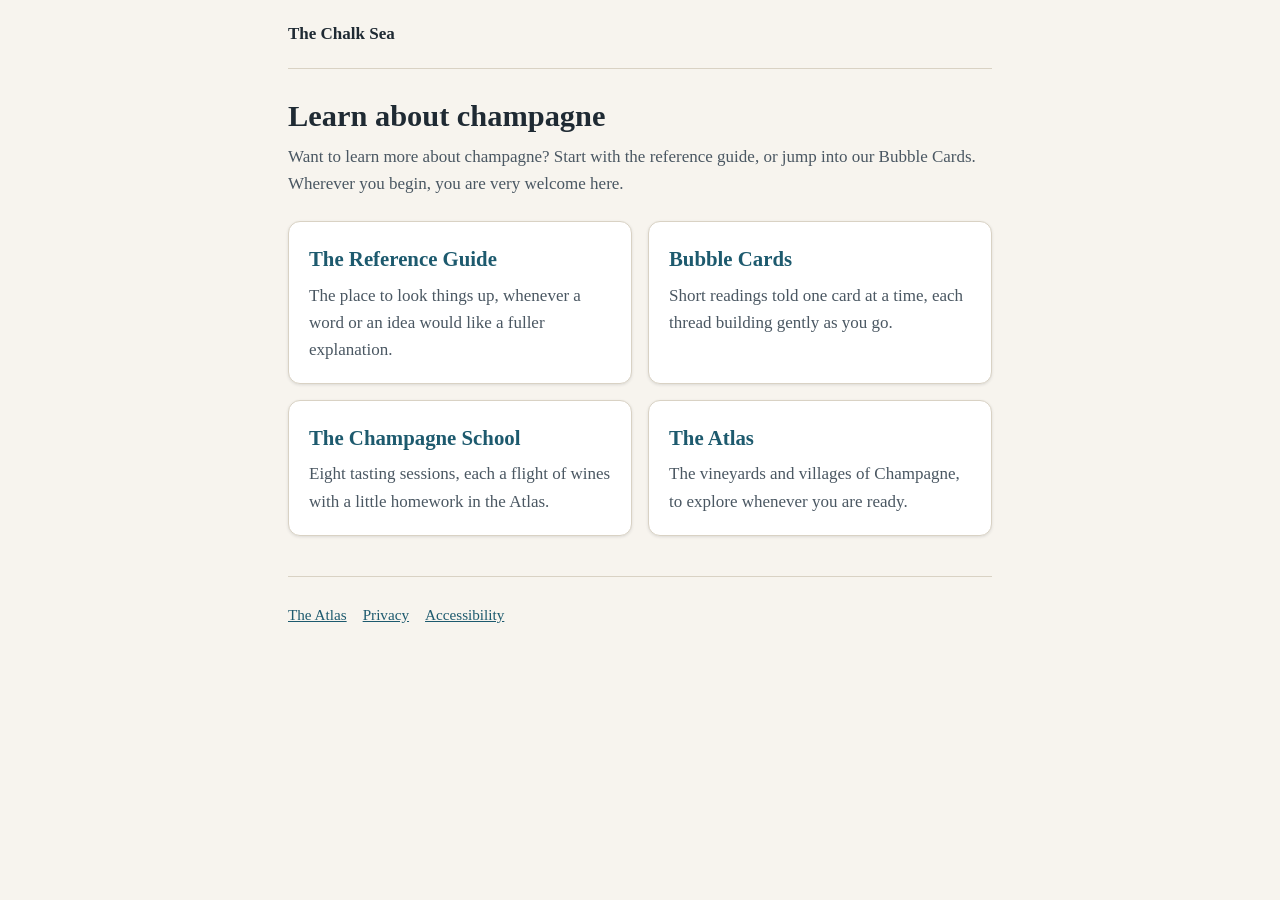
<file: TheJG Studio/champagne-atlas/learn/index.html>
<!doctype html>
<html lang="en">
<head>
<meta charset="utf-8">
<meta name="viewport" content="width=device-width, initial-scale=1">
<title>Learn Champagne · The Chalk Sea</title>
<meta name="description" content="Want to learn more about champagne? Start with the reference guide, or jump into our Bubble Cards.">
<link rel="stylesheet" href="cards/reader.css?v=b30a8cc6f4">
<style>
  .doors { list-style: none; margin: 0; padding: 0; display: grid; gap: 16px; grid-template-columns: repeat(auto-fit, minmax(16rem, 1fr)); }
  .doors a {
    display: block; min-height: 44px; padding: 20px; height: 100%;
    background: var(--surface); border: 1px solid var(--line); border-radius: 12px;
    color: var(--ink); text-decoration: none; box-shadow: var(--shadow);
  }
  .doors a:hover { border-color: var(--accent); }
  .doors h2 { margin: 0 0 6px; font-size: 1.3rem; color: var(--accent); }
  .doors p { margin: 0; color: var(--ink-soft); }
</style>
</head>
<body>
<a class="skip" href="#main">Skip to the main content</a>
<div class="wrap">
  <header class="site">
    <a class="home" href="/">The Chalk Sea</a>
  </header>

  <main id="main">
    <h1>Learn about champagne</h1>
    <p class="lede">Want to learn more about champagne? Start with the reference guide, or jump into our Bubble Cards. Wherever you begin, you are very welcome here.</p>

    <ul class="doors">
      <li><a href="/guide.html">
        <h2>The Reference Guide</h2>
        <p>The place to look things up, whenever a word or an idea would like a fuller explanation.</p>
      </a></li>
      <li><a href="cards/">
        <h2>Bubble Cards</h2>
        <p>Short readings told one card at a time, each thread building gently as you go.</p>
      </a></li>
      <li><a href="/school.html">
        <h2>The Champagne School</h2>
        <p>Eight tasting sessions, each a flight of wines with a little homework in the Atlas.</p>
      </a></li>
      <li><a href="/">
        <h2>The Atlas</h2>
        <p>The vineyards and villages of Champagne, to explore whenever you are ready.</p>
      </a></li>
    </ul>
  </main>

  <footer class="site">
    <ul>
      <li><a href="/">The Atlas</a></li>
      <li><a href="/privacy.html">Privacy</a></li>
      <li><a href="/accessibility.html">Accessibility</a></li>
    </ul>
  </footer>
</div>
</body>
</html>
</file>
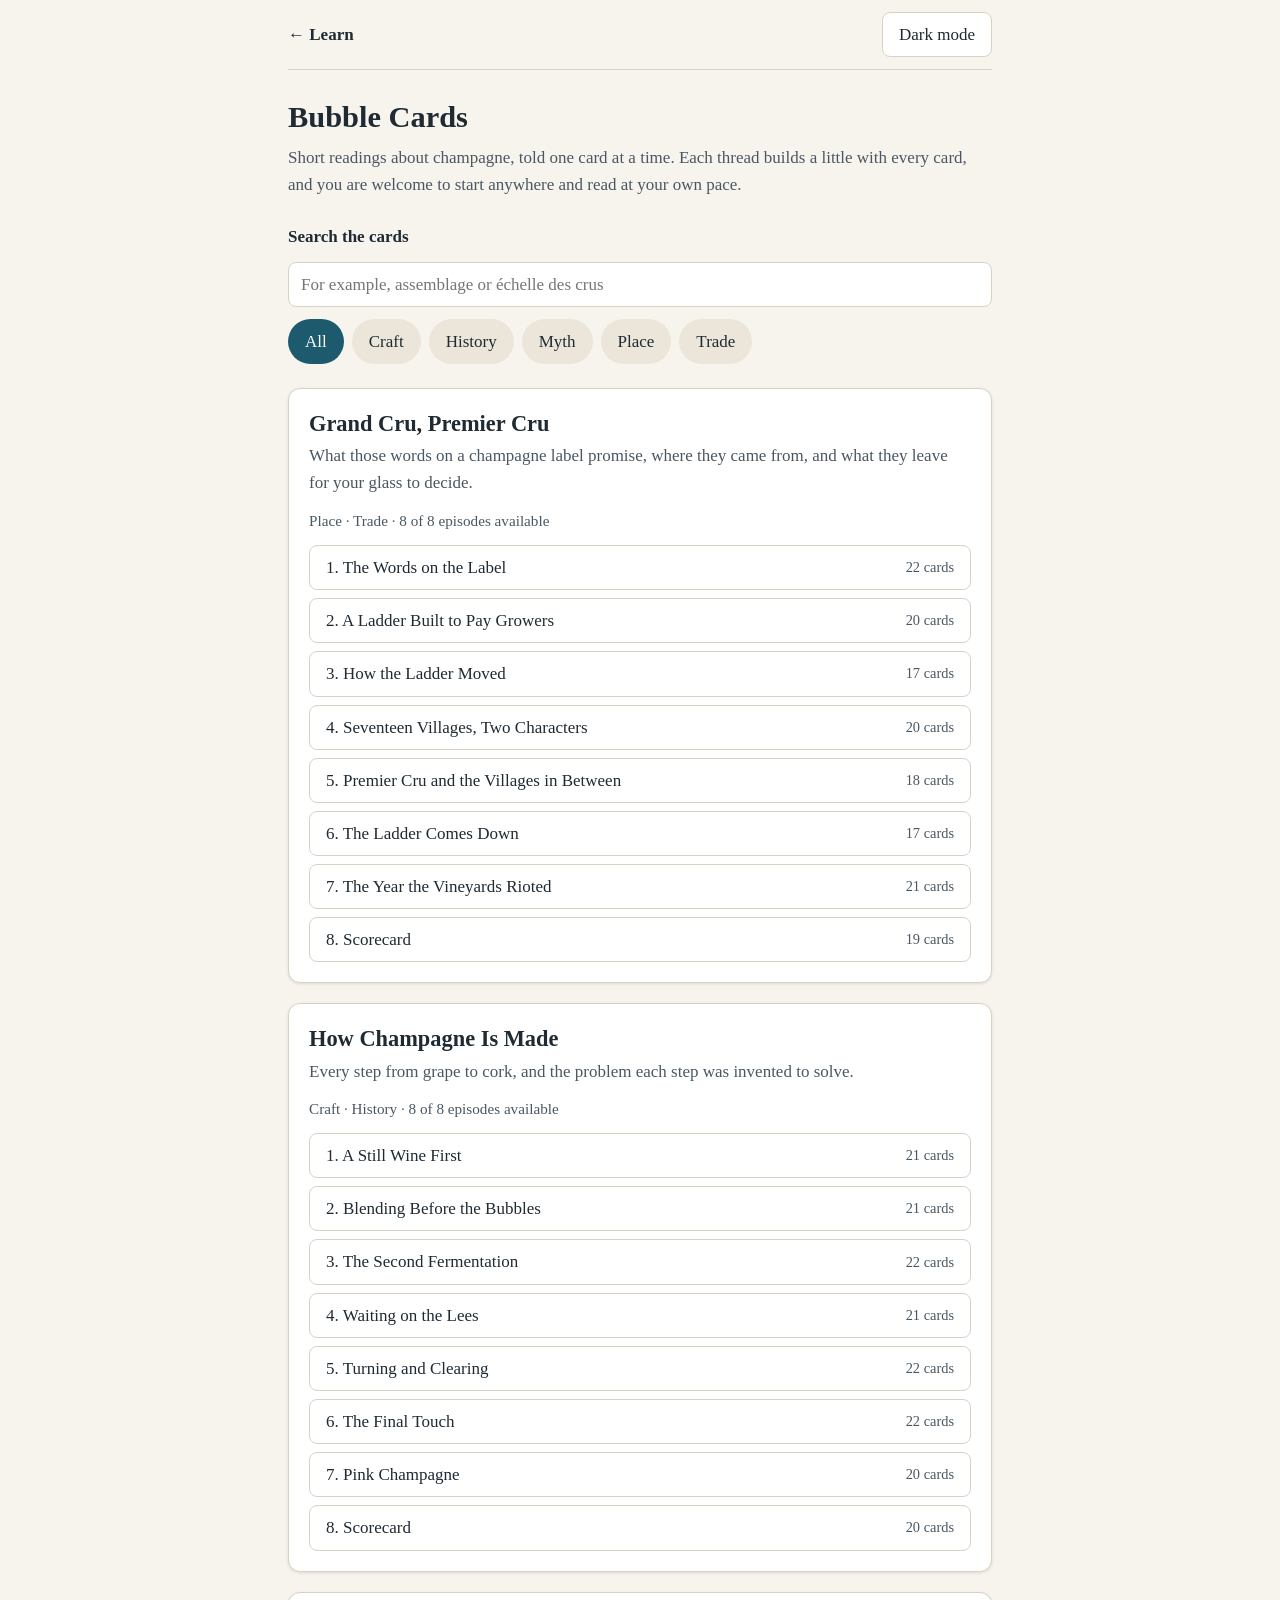
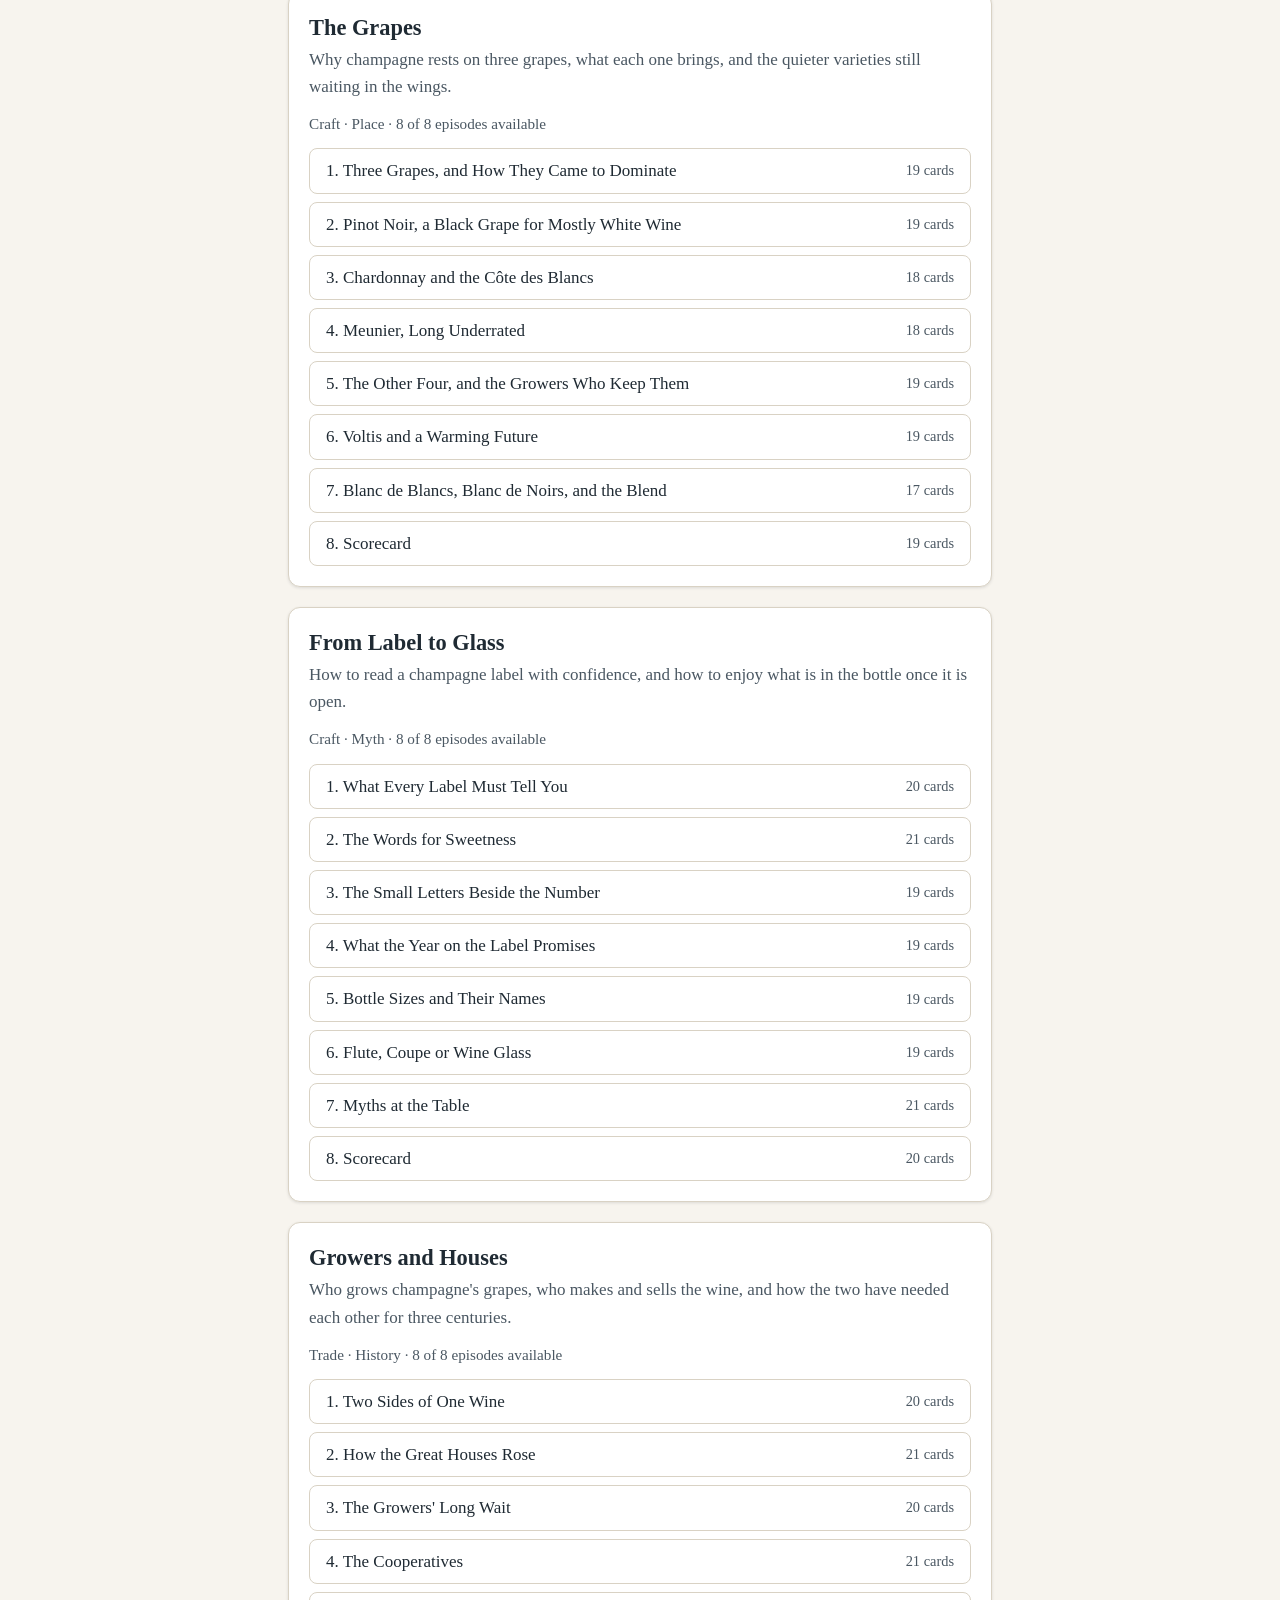
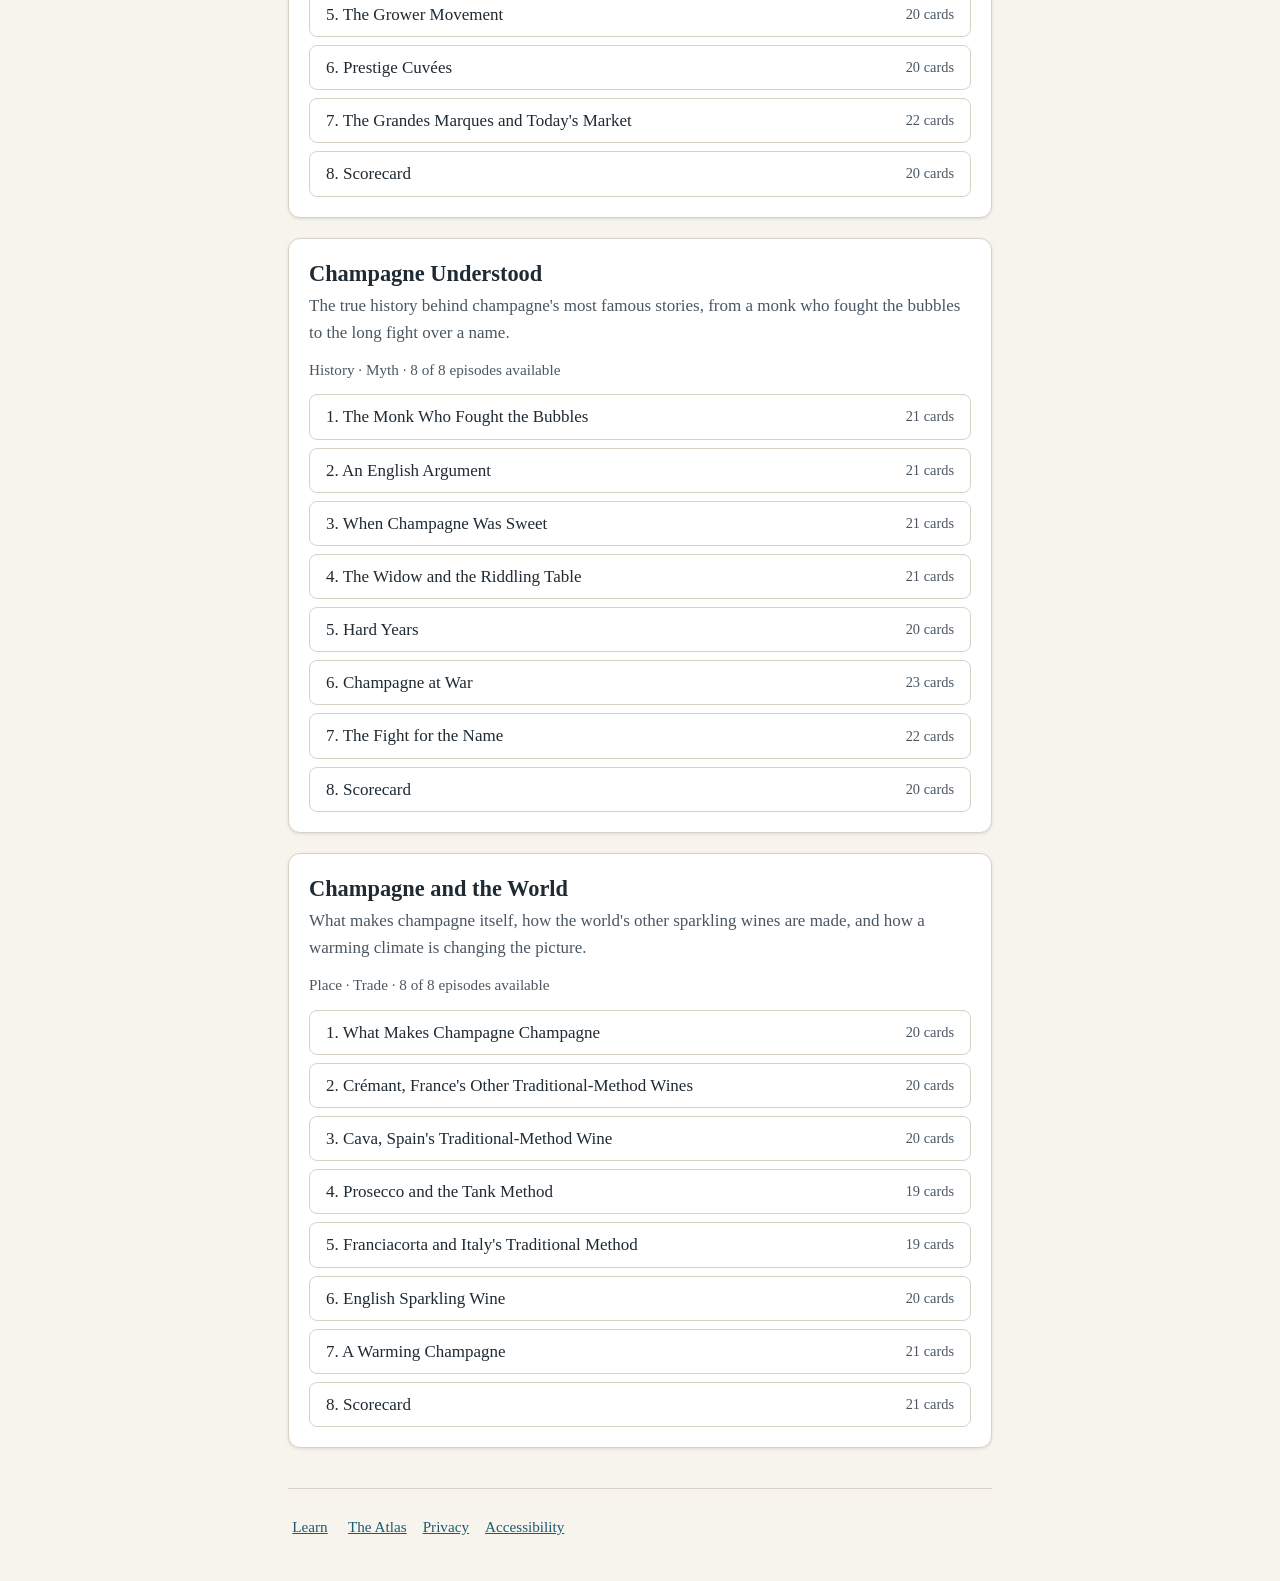
<file: TheJG Studio/champagne-atlas/learn/cards/index.html>
<!doctype html>
<html lang="en">
<head>
<meta charset="utf-8">
<meta name="viewport" content="width=device-width, initial-scale=1">
<title>Bubble Cards · The Chalk Sea</title>
<meta name="description" content="Short, connected readings about champagne, one card at a time.">
<link rel="stylesheet" href="reader.css?v=b30a8cc6f4">
</head>
<body>
<a class="skip" href="#main">Skip to the cards</a>
<div class="wrap">
  <header class="site">
    <a class="home" href="/learn/">← Learn</a>
    <button type="button" id="theme" aria-pressed="false">Dark mode</button>
  </header>

  <main id="main">
    <h1 id="main-title">Bubble Cards</h1>
    <p class="lede">Short readings about champagne, told one card at a time. Each thread builds a little with every card, and you are welcome to start anywhere and read at your own pace.</p>

    <div class="tools" role="search">
      <label for="q">Search the cards</label>
      <input type="search" id="q" autocomplete="off" placeholder="For example, assemblage or échelle des crus">
      <ul class="chips" id="chips" aria-label="Filter by topic"></ul>
    </div>

    <p id="status" class="visually-hidden" aria-live="polite"></p>
    <p id="empty" class="empty" hidden>Nothing matches that search yet. Try a different word, or choose All.</p>
    <div id="library"></div>
  </main>

  <footer class="site">
    <ul>
      <li><a href="/learn/">Learn</a></li>
      <li><a href="/">The Atlas</a></li>
      <li><a href="/privacy.html">Privacy</a></li>
      <li><a href="/accessibility.html">Accessibility</a></li>
    </ul>
  </footer>
</div>

<dialog id="reader" aria-labelledby="r-title" aria-describedby="r-card">
  <div class="r-head">
    <div>
      <p class="r-thread" id="r-thread"></p>
      <h2 id="r-title"></h2>
    </div>
    <button type="button" id="close" aria-label="Close the cards">Close</button>
  </div>
  <div class="r-bar" aria-hidden="true"><span id="r-bar"></span></div>
  <div class="r-card" id="r-card" aria-live="polite"></div>
  <p class="r-count" id="r-count"></p>
  <div class="r-foot">
    <button type="button" id="prev">Previous</button>
    <button type="button" id="next" class="primary">Next card</button>
  </div>
</dialog>

<script src="reader.js?v=a29e742281"></script>
</body>
</html>
</file>
<file: TheJG Studio/champagne-atlas/learn/cards/reader.css>
/* Bubble Cards reader. Static, no third-party requests. */
:root {
  --bg: #f7f4ee;
  --surface: #ffffff;
  --ink: #1f2a33;
  --ink-soft: #4a5762;
  --line: #d9d2c4;
  --accent: #1d5a6e;
  --accent-ink: #ffffff;
  --chip: #ece6da;
  --focus: #0b4f9c;
  --progress: #1d5a6e;
  --shadow: 0 1px 3px rgba(31, 42, 51, 0.12);
  color-scheme: light;
}
@media (prefers-color-scheme: dark) {
  :root:not([data-theme="light"]) {
    --bg: #121a20;
    --surface: #1b252d;
    --ink: #ece8e0;
    --ink-soft: #b4bcc3;
    --line: #34424d;
    --accent: #7cc3d6;
    --accent-ink: #0d1a20;
    --chip: #26333c;
    --focus: #9fd2ff;
    --progress: #7cc3d6;
    --shadow: none;
    color-scheme: dark;
  }
}
:root[data-theme="dark"] {
  --bg: #121a20;
  --surface: #1b252d;
  --ink: #ece8e0;
  --ink-soft: #b4bcc3;
  --line: #34424d;
  --accent: #7cc3d6;
  --accent-ink: #0d1a20;
  --chip: #26333c;
  --focus: #9fd2ff;
  --progress: #7cc3d6;
  --shadow: none;
  color-scheme: dark;
}

* { box-sizing: border-box; }
html { -webkit-text-size-adjust: 100%; }
body {
  margin: 0;
  background: var(--bg);
  color: var(--ink);
  font-family: Georgia, "Iowan Old Style", "Palatino Linotype", serif;
  font-size: 1.0625rem;
  line-height: 1.6;
}
a { color: var(--accent); }
:focus-visible {
  outline: 3px solid var(--focus);
  outline-offset: 2px;
  border-radius: 4px;
}
.wrap { max-width: 46rem; margin: 0 auto; padding: 0 16px; }
.skip {
  position: absolute; left: 16px; top: -100px;
  background: var(--surface); color: var(--ink); padding: 12px 16px; z-index: 10;
}
.skip:focus { top: 8px; }

header.site {
  display: flex; align-items: center; justify-content: space-between; gap: 12px;
  padding: 12px 0; border-bottom: 1px solid var(--line);
}
header.site a.home {
  display: inline-flex; align-items: center; min-height: 44px;
  color: var(--ink); text-decoration: none; font-weight: bold;
}
button, .btn {
  font: inherit; min-height: 44px; min-width: 44px; padding: 8px 16px;
  border-radius: 8px; border: 1px solid var(--line);
  background: var(--surface); color: var(--ink); cursor: pointer;
}
button.primary { background: var(--accent); color: var(--accent-ink); border-color: var(--accent); }
button:disabled { opacity: 0.45; cursor: default; }

h1 { font-size: 1.9rem; line-height: 1.25; margin: 28px 0 8px; }
.lede { color: var(--ink-soft); margin: 0 0 24px; }

.tools { display: grid; gap: 12px; margin-bottom: 24px; }
.tools label { font-weight: bold; }
.tools input[type="search"] {
  font: inherit; width: 100%; min-height: 44px; padding: 8px 12px;
  border: 1px solid var(--line); border-radius: 8px;
  background: var(--surface); color: var(--ink);
}
.chips { display: flex; flex-wrap: wrap; gap: 8px; margin: 0; padding: 0; list-style: none; }
.chips button { background: var(--chip); border-color: transparent; border-radius: 999px; }
.chips button[aria-pressed="true"] { background: var(--accent); color: var(--accent-ink); }

.thread {
  background: var(--surface); border: 1px solid var(--line); border-radius: 12px;
  padding: 20px; margin-bottom: 20px; box-shadow: var(--shadow);
}
.thread h2 { margin: 0 0 4px; font-size: 1.4rem; line-height: 1.3; }
.thread .sub { margin: 0 0 12px; color: var(--ink-soft); }
.thread .meta { font-size: 0.95rem; color: var(--ink-soft); margin: 0 0 12px; }
.episodes { list-style: none; margin: 0; padding: 0; display: grid; gap: 8px; }
.episodes button {
  width: 100%; text-align: left; display: flex; justify-content: space-between;
  align-items: center; gap: 12px;
}
.episodes .state { font-size: 0.9rem; color: var(--ink-soft); white-space: nowrap; }
.episodes li.coming { color: var(--ink-soft); padding: 10px 16px; min-height: 44px; }
.empty { color: var(--ink-soft); }

/* Card dialog */
dialog#reader {
  width: min(40rem, calc(100vw - 32px)); max-height: calc(100dvh - 32px);
  padding: 0; border: 1px solid var(--line); border-radius: 14px;
  background: var(--surface); color: var(--ink);
}
dialog#reader::backdrop { background: rgba(10, 16, 20, 0.6); }
.r-head {
  display: flex; align-items: flex-start; justify-content: space-between; gap: 12px;
  padding: 16px 16px 8px;
}
.r-head h2 { margin: 0; font-size: 1.15rem; line-height: 1.35; }
.r-head .r-thread { margin: 0 0 2px; font-size: 0.9rem; color: var(--ink-soft); }
.r-bar { height: 4px; background: var(--line); margin: 0 16px; border-radius: 2px; overflow: hidden; }
.r-bar span { display: block; height: 100%; background: var(--progress); width: 0; }
.r-card { padding: 24px 20px; min-height: 14rem; font-size: 1.2rem; line-height: 1.6; }
.r-card p { margin: 0 0 16px; }
.r-card .callback { font-size: 1rem; color: var(--ink-soft); font-style: italic; }
.r-card .setup-label { font-size: 0.95rem; color: var(--ink-soft); margin-bottom: 8px; }
.r-count { padding: 0 20px; font-size: 0.9rem; color: var(--ink-soft); }
.r-foot { display: flex; justify-content: space-between; gap: 12px; padding: 12px 16px 16px; }
.r-foot button { flex: 1 1 0; }
.visually-hidden {
  position: absolute; width: 1px; height: 1px; overflow: hidden;
  clip: rect(0 0 0 0); white-space: nowrap;
}
footer.site { border-top: 1px solid var(--line); margin-top: 40px; padding: 16px 0 32px; font-size: 0.95rem; }
footer.site ul { list-style: none; padding: 0; margin: 0; display: flex; flex-wrap: wrap; gap: 4px 16px; }
footer.site a { display: inline-flex; align-items: center; justify-content: center; min-height: 44px; min-width: 44px; }
</file>
